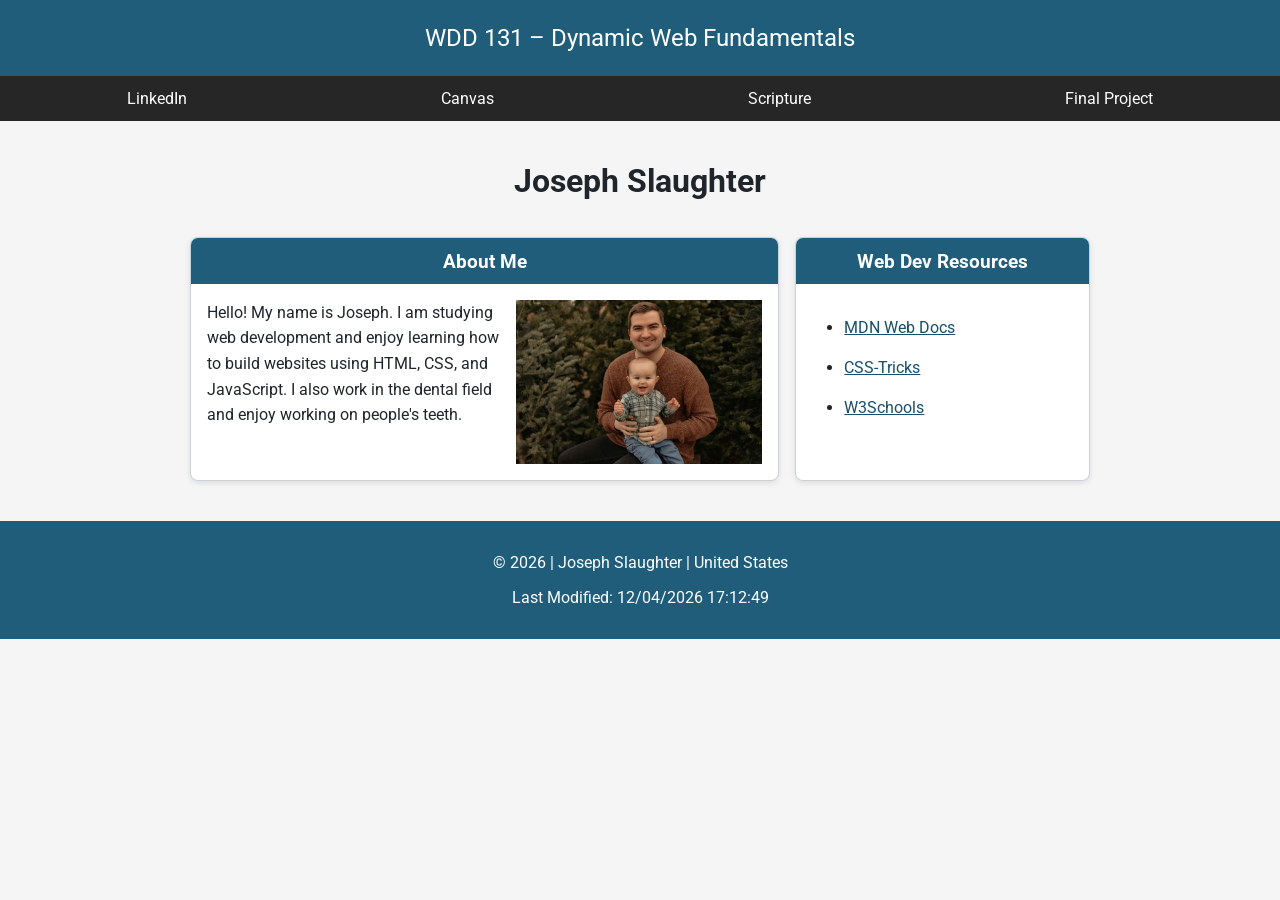
<file: index.html>
<!DOCTYPE html>
<html lang="en">
<head>
<meta charset="UTF-8">
<meta name="viewport" content="width=device-width, initial-scale=1.0">
<meta name="description" content="WDD 131 – Dynamic Web Fundamentals - Joseph Slaughter - web development fundamentals, HTML, CSS, JavaScript">
<meta name="author" content="Joseph Slaughter">

<title>WDD 131 – Dynamic Web Fundamentals – Joseph Slaughter</title>

<link rel="stylesheet" href="styles/base.css">

<!-- Google Font -->
<link rel="preconnect" href="https://fonts.googleapis.com">
<link rel="preconnect" href="https://fonts.gstatic.com" crossorigin>
<link href="https://fonts.googleapis.com/css2?family=Roboto:wght@300;500;700&display=swap" rel="stylesheet">

<script src="scripts/getdates.js" defer></script>

</head>

<body>

<header>

<span id="course-title">WDD 131 – Dynamic Web Fundamentals</span>

<nav>
<a href="https://www.linkedin.com/in/joseph-slaughter-91a92221a/">LinkedIn</a>
<a href="https://byupw.instructure.com/">Canvas</a>
<a href="https://www.churchofjesuschrist.org/study/scriptures/bofm/1-ne/3?lang=eng&id=p7#p7">Scripture</a>
<a href="#">Final Project</a>
</nav>

</header>

<main>

<h1>Joseph Slaughter</h1>

<section class="card">

<h2>About Me</h2>

<img src="images/profile.jpg" alt="Joseph Slaughter holding his baby outdoors" width="800" height="533">

<p>
Hello! My name is Joseph. I am studying web development and enjoy learning how to build websites using HTML, CSS, and JavaScript. I also work in the dental field and enjoy working on people's teeth.
</p>

</section>

<section class="card">

<h2>Web Dev Resources</h2>

<ul>
<li><a href="https://developer.mozilla.org/">MDN Web Docs</a></li>
<li><a href="https://css-tricks.com/">CSS-Tricks</a></li>
<li><a href="https://www.w3schools.com/">W3Schools</a></li>
</ul>

</section>

</main>

<footer>

<p>
© <span id="currentyear"></span> | Joseph Slaughter | United States
</p>

<p id="lastModified"></p>

</footer>

</body>
</html>
</file>
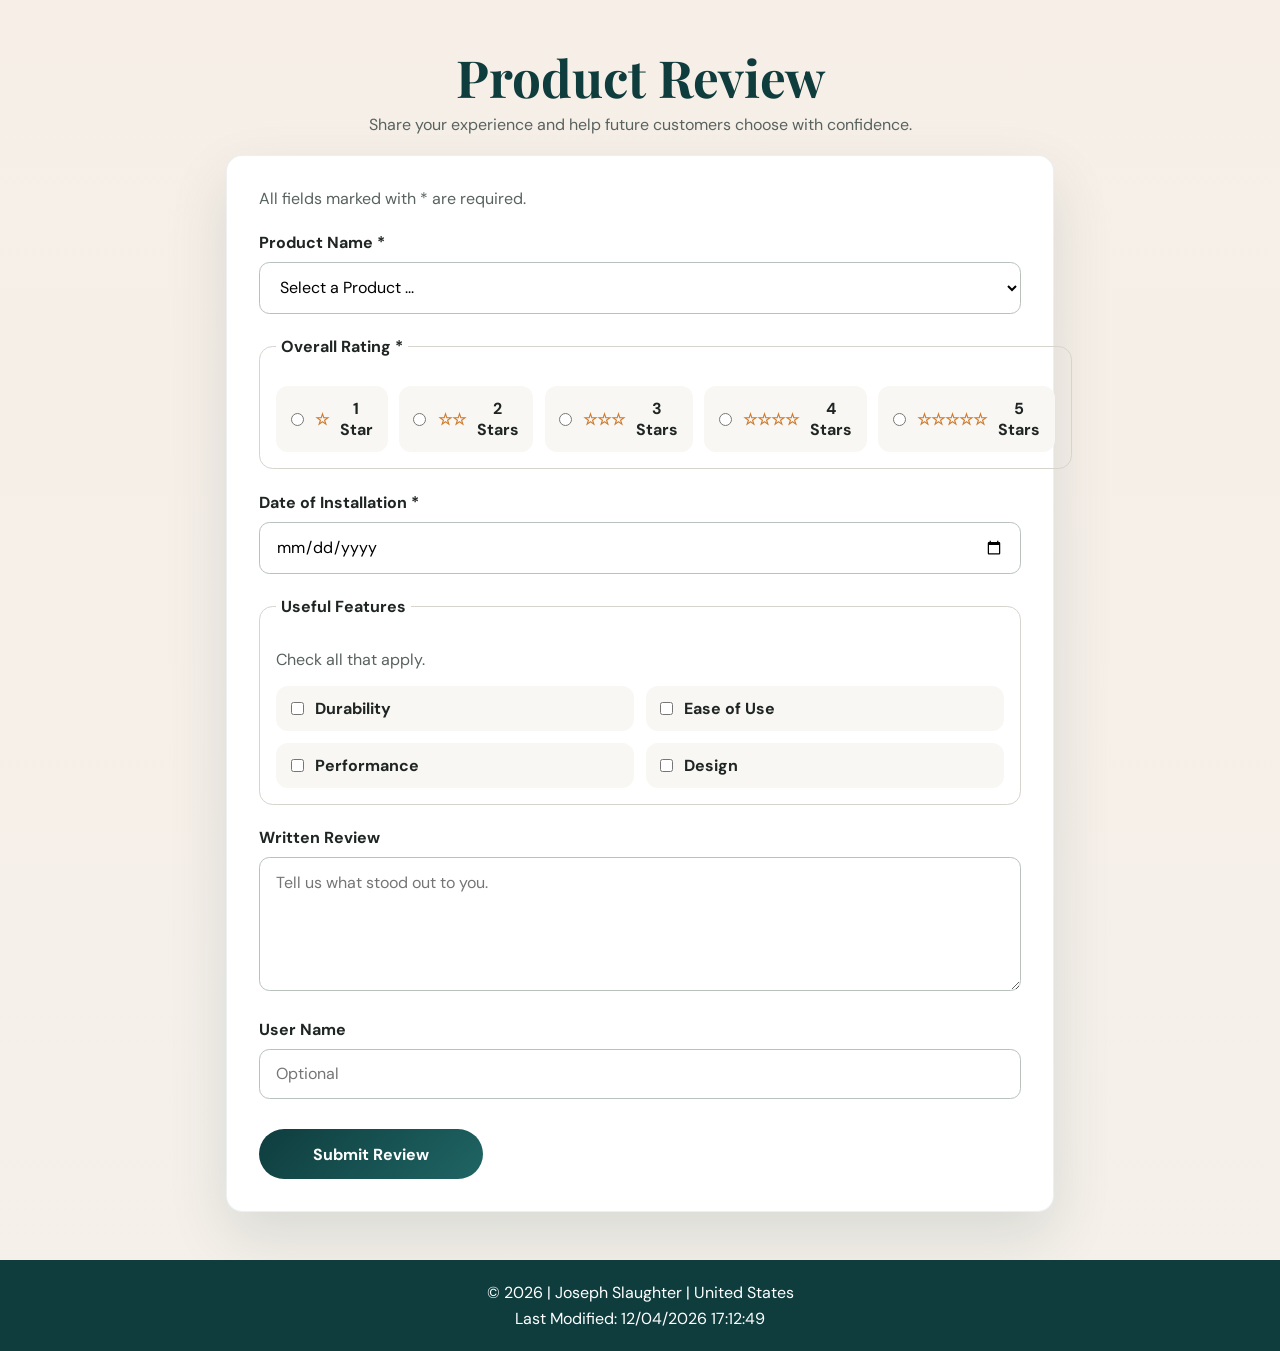
<file: form.html>
<!DOCTYPE html>
<html lang="en">
<head>
  <meta charset="UTF-8">
  <meta name="viewport" content="width=device-width, initial-scale=1.0">
  <meta name="description" content="Product review form for WDD 131.">
  <meta name="author" content="Joseph Slaughter">
  <title>Product Review Form</title>
  <link rel="preconnect" href="https://fonts.googleapis.com">
  <link rel="preconnect" href="https://fonts.gstatic.com" crossorigin>
  <link href="https://fonts.googleapis.com/css2?family=DM+Sans:wght@400;500;700&family=Playfair+Display:wght@700&display=swap" rel="stylesheet">
  <link rel="stylesheet" href="styles/form.css">
  <script src="scripts/form.js" defer></script>
</head>
<body>
  <header class="form-header">
    <h1>Product Review</h1>
    <p>Share your experience and help future customers choose with confidence.</p>
  </header>

  <main class="form-main">
    <form action="review.html" method="get" class="review-form">
      <p class="form-intro">All fields marked with <span aria-hidden="true">*</span> are required.</p>

      <div class="field-group">
        <label for="productName">Product Name <span aria-hidden="true">*</span></label>
        <select id="productName" name="productName" required>
          <option value="" disabled selected>Select a Product ...</option>
        </select>
      </div>

      <fieldset class="field-group">
        <legend>Overall Rating <span aria-hidden="true">*</span></legend>
        <div class="rating-group">
          <label for="rating1"><input id="rating1" name="rating" type="radio" value="1" required> <span aria-hidden="true">&star;</span> 1 Star</label>
          <label for="rating2"><input id="rating2" name="rating" type="radio" value="2" required> <span aria-hidden="true">&star;&star;</span> 2 Stars</label>
          <label for="rating3"><input id="rating3" name="rating" type="radio" value="3" required> <span aria-hidden="true">&star;&star;&star;</span> 3 Stars</label>
          <label for="rating4"><input id="rating4" name="rating" type="radio" value="4" required> <span aria-hidden="true">&star;&star;&star;&star;</span> 4 Stars</label>
          <label for="rating5"><input id="rating5" name="rating" type="radio" value="5" required> <span aria-hidden="true">&star;&star;&star;&star;&star;</span> 5 Stars</label>
        </div>
      </fieldset>

      <div class="field-group">
        <label for="installDate">Date of Installation <span aria-hidden="true">*</span></label>
        <input id="installDate" name="installDate" type="date" required>
      </div>

      <fieldset class="field-group">
        <legend>Useful Features</legend>
        <p class="fieldset-help">Check all that apply.</p>
        <div class="checklist">
          <label for="featureDurability"><input id="featureDurability" name="features" type="checkbox" value="Durability"> Durability</label>
          <label for="featureEase"><input id="featureEase" name="features" type="checkbox" value="Ease of Use"> Ease of Use</label>
          <label for="featurePerformance"><input id="featurePerformance" name="features" type="checkbox" value="Performance"> Performance</label>
          <label for="featureDesign"><input id="featureDesign" name="features" type="checkbox" value="Design"> Design</label>
        </div>
      </fieldset>

      <div class="field-group">
        <label for="writtenReview">Written Review</label>
        <textarea id="writtenReview" name="writtenReview" rows="5" placeholder="Tell us what stood out to you."></textarea>
      </div>

      <div class="field-group">
        <label for="userName">User Name</label>
        <input id="userName" name="userName" type="text" placeholder="Optional">
      </div>

      <input class="submit-button" type="submit" value="Submit Review">
    </form>
  </main>

  <footer>
    <p>&copy; <span id="currentyear"></span> | Joseph Slaughter | United States</p>
    <p id="lastModified"></p>
  </footer>
  <script src="scripts/getdates.js"></script>
</body>
</html>
</file>
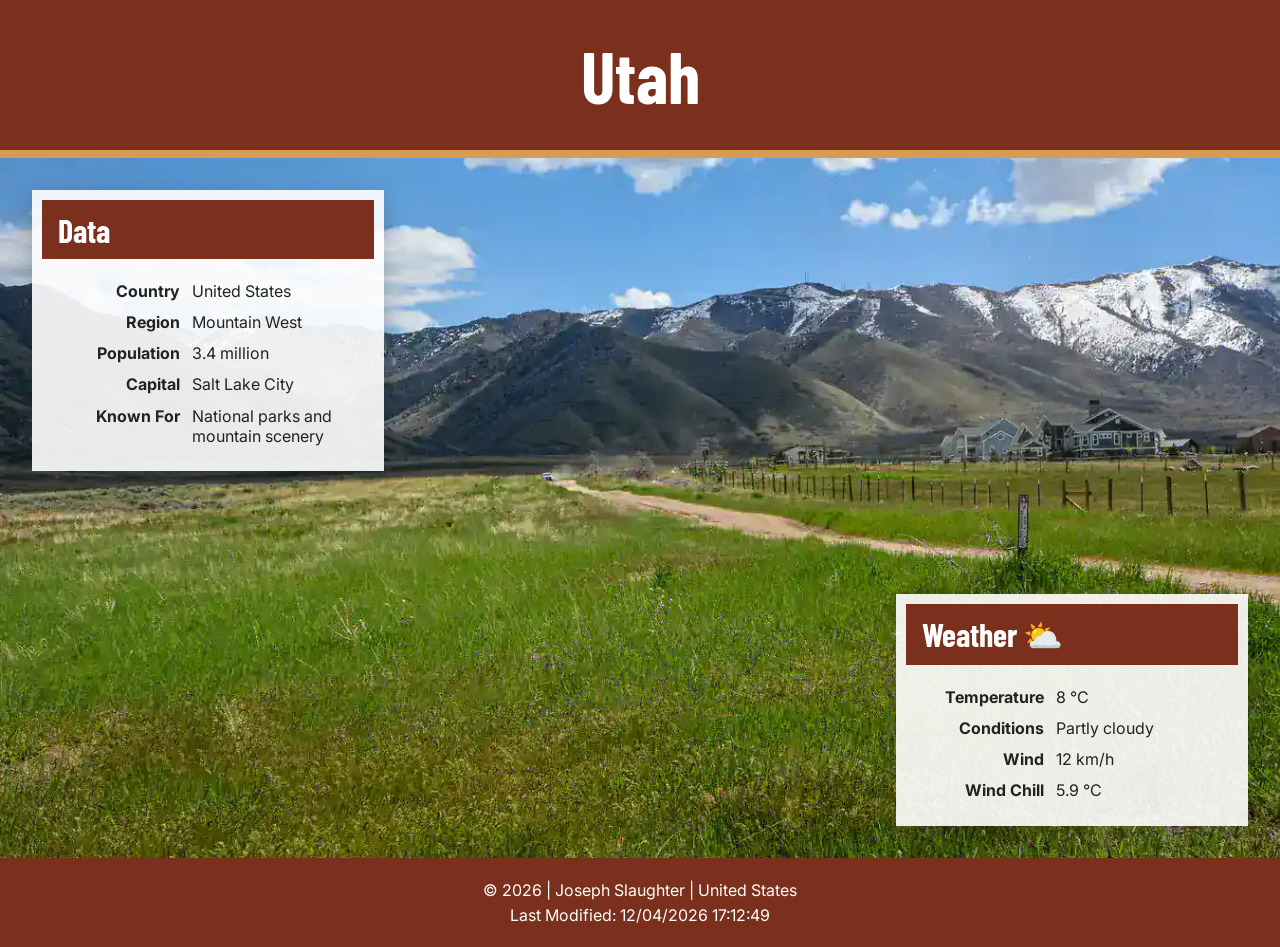
<file: place.html>
<!DOCTYPE html>
<html lang="en">
<head>
  <meta charset="UTF-8">
  <meta name="viewport" content="width=device-width, initial-scale=1.0">
  <meta name="description" content="Explore Utah with Joseph Slaughter through a responsive landscape, regional facts, and a calculated local wind chill.">
  <meta name="author" content="Joseph Slaughter">
  <title>Utah Place Page</title>
  <link rel="preconnect" href="https://fonts.googleapis.com">
  <link rel="preconnect" href="https://fonts.gstatic.com" crossorigin>
  <link href="https://fonts.googleapis.com/css2?family=Barlow+Condensed:wght@600;700&family=Inter:wght@400;600;700&display=swap" rel="stylesheet">
  <link rel="stylesheet" href="styles/place.css">
  <script src="scripts/place.js" defer></script>
</head>
<body>
  <header class="place-header">
    <h1>Utah</h1>
  </header>

  <main class="place-main">
    <section class="hero">
      <picture>
        <source media="(min-width: 780px)" srcset="images/utah-desktop.webp">
        <img src="images/utah-mobile.webp" alt="A Utah trail surrounded by red-rock hills, wildflowers, and distant mountains" width="675" height="900">
      </picture>
    </section>

    <section class="info-card data-card">
      <h2>Data</h2>
      <dl>
        <div>
          <dt>Country</dt>
          <dd>United States</dd>
        </div>
        <div>
          <dt>Region</dt>
          <dd>Mountain West</dd>
        </div>
        <div>
          <dt>Population</dt>
          <dd>3.4 million</dd>
        </div>
        <div>
          <dt>Capital</dt>
          <dd>Salt Lake City</dd>
        </div>
        <div>
          <dt>Known For</dt>
          <dd>National parks and mountain scenery</dd>
        </div>
      </dl>
    </section>

    <section class="info-card weather-card">
      <h2>Weather</h2>
      <img class="weather-icon" src="images/weather-icon.svg" alt="Partly cloudy weather icon" width="72" height="72">
      <dl>
        <div>
          <dt>Temperature</dt>
          <dd><span id="temperature">8</span> °C</dd>
        </div>
        <div>
          <dt>Conditions</dt>
          <dd>Partly cloudy</dd>
        </div>
        <div>
          <dt>Wind</dt>
          <dd><span id="windSpeed">12</span> km/h</dd>
        </div>
        <div>
          <dt>Wind Chill</dt>
          <dd><span id="windChill"></span></dd>
        </div>
      </dl>
    </section>
  </main>

  <footer>
    <p>&copy; <span id="currentyear"></span> | Joseph Slaughter | United States</p>
    <p id="lastModified"></p>
  </footer>
</body>
</html>
</file>
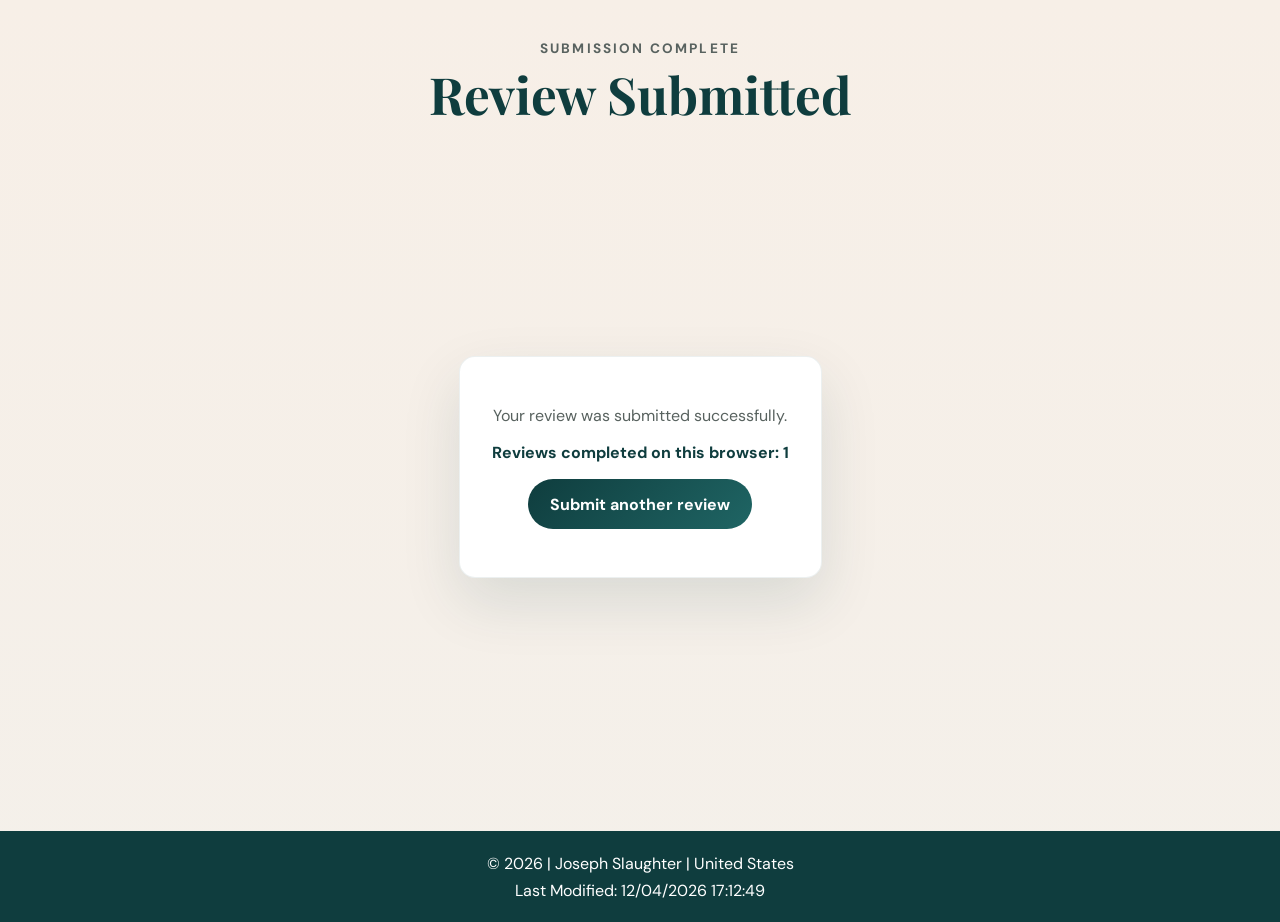
<file: review.html>
<!DOCTYPE html>
<html lang="en">
<head>
  <meta charset="UTF-8">
  <meta name="viewport" content="width=device-width, initial-scale=1.0">
  <meta name="description" content="Review submission confirmation page.">
  <meta name="author" content="Joseph Slaughter">
  <title>Review Submitted</title>
  <link rel="preconnect" href="https://fonts.googleapis.com">
  <link rel="preconnect" href="https://fonts.gstatic.com" crossorigin>
  <link href="https://fonts.googleapis.com/css2?family=DM+Sans:wght@400;500;700&family=Playfair+Display:wght@700&display=swap" rel="stylesheet">
  <link rel="stylesheet" href="styles/form.css">
  <script src="scripts/review.js" defer></script>
</head>
<body>
  <header class="form-header confirmation-header">
    <p class="eyebrow">Submission Complete</p>
    <h1>Review Submitted</h1>
  </header>

  <main class="confirmation-main">
    <section class="confirmation-card">
      <p class="confirmation-message">Your review was submitted successfully.</p>
      <p class="review-count">Reviews completed on this browser: <span id="reviewCount">0</span></p>
      <p><a href="form.html">Submit another review</a></p>
    </section>
  </main>

  <footer>
    <p>&copy; <span id="currentyear"></span> | Joseph Slaughter | United States</p>
    <p id="lastModified"></p>
  </footer>
  <script src="scripts/getdates.js"></script>
</body>
</html>
</file>
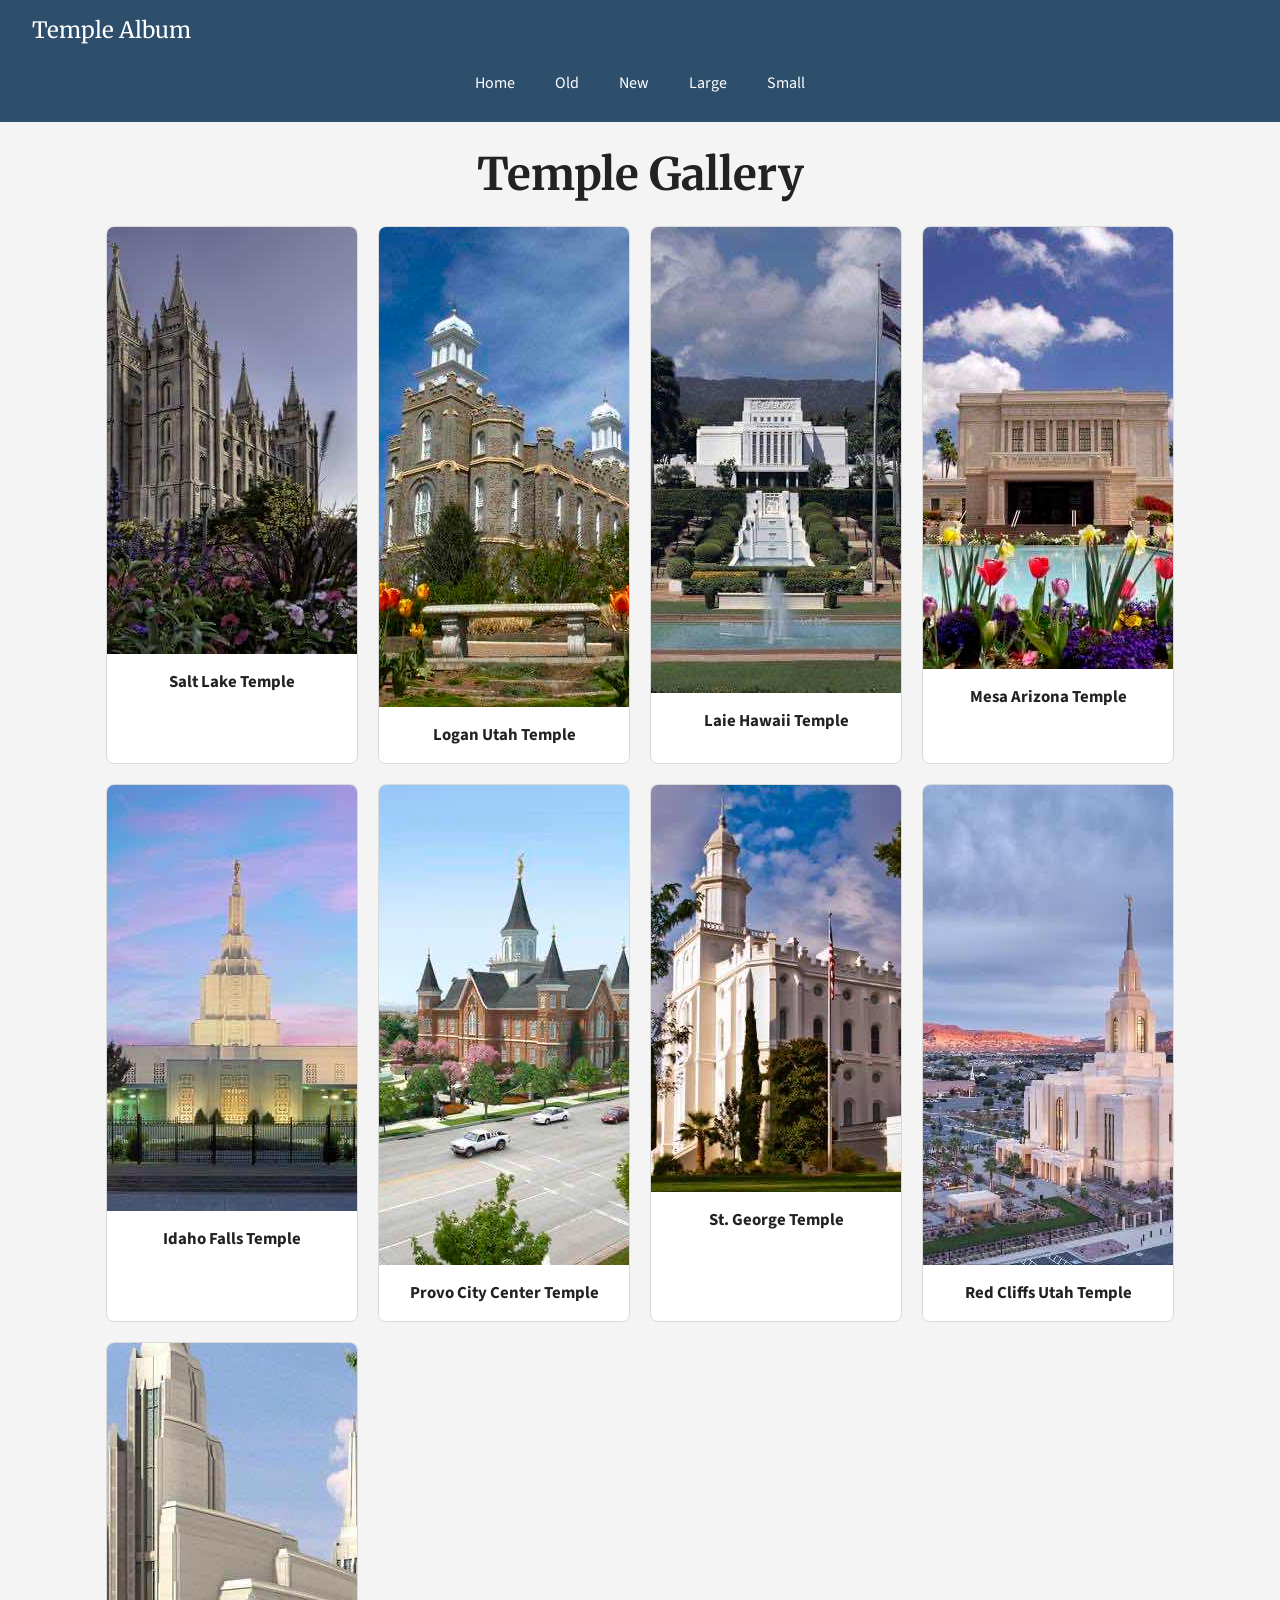
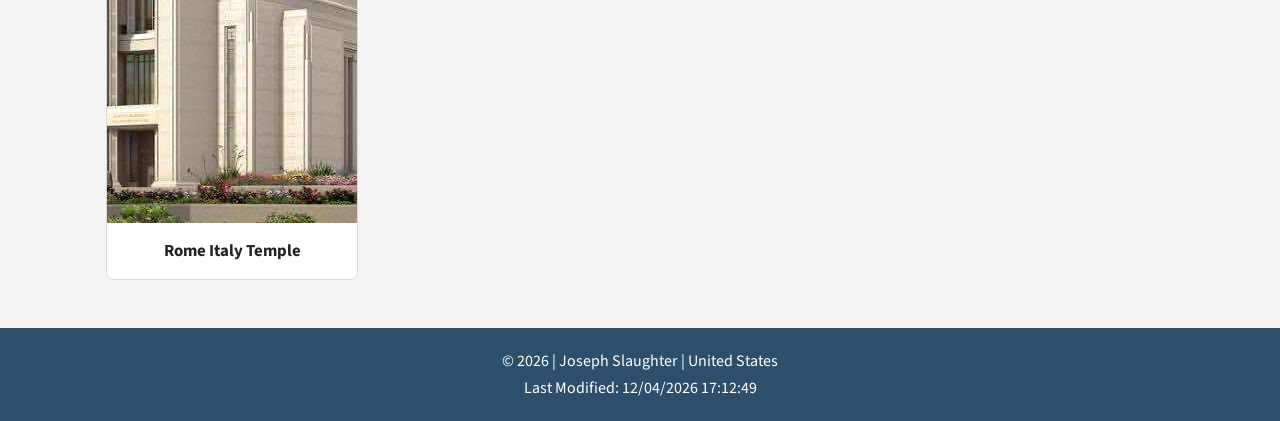
<file: temples.html>
<!DOCTYPE html>
<html lang="en">
<head>
  <meta charset="UTF-8">
  <meta name="viewport" content="width=device-width, initial-scale=1.0">
  <meta name="description" content="WDD 131 responsive temple album by Joseph Slaughter featuring nine temples in mobile and desktop gallery layouts.">
  <meta name="author" content="Joseph Slaughter">
  <title>Temple Album</title>
  <link rel="preconnect" href="https://fonts.googleapis.com">
  <link rel="preconnect" href="https://fonts.gstatic.com" crossorigin>
  <link href="https://fonts.googleapis.com/css2?family=Merriweather:wght@700&family=Source+Sans+3:wght@400;600;700&display=swap" rel="stylesheet">
  <link rel="stylesheet" href="styles/temples.css">
  <link rel="stylesheet" href="styles/temples-large.css">
  <script src="scripts/temples.js" defer></script>
</head>
<body>
  <header>
    <div class="header-bar">
      <span class="site-title">Temple Album</span>
      <button id="menuButton" class="menu-button" type="button" aria-expanded="false" aria-controls="primaryNav" aria-label="Open navigation menu">
        &#9776;
      </button>
    </div>
    <nav id="primaryNav" class="navigation">
      <a href="temples.html">Home</a>
      <a href="temples.html#old">Old</a>
      <a href="temples.html#new">New</a>
      <a href="temples.html#large">Large</a>
      <a href="temples.html#small">Small</a>
    </nav>
  </header>

  <main>
    <h1>Temple Gallery</h1>
    <div class="album-grid">
      <figure>
        <img src="images/temples/salt-lake-temple.jpg" alt="Salt Lake Temple" width="640" height="427">
        <figcaption>Salt Lake Temple</figcaption>
      </figure>
      <figure>
        <img src="images/temples/logan-utah-temple.jpg" alt="Logan Utah Temple" width="640" height="480">
        <figcaption>Logan Utah Temple</figcaption>
      </figure>
      <figure>
        <img src="images/temples/laie-hawaii-temple.jpg" alt="Laie Hawaii Temple" width="640" height="466">
        <figcaption>Laie Hawaii Temple</figcaption>
      </figure>
      <figure>
        <img src="images/temples/mesa-arizona-temple.jpg" alt="Mesa Arizona Temple" width="640" height="442">
        <figcaption>Mesa Arizona Temple</figcaption>
      </figure>
      <figure>
        <img src="images/temples/idaho-falls-idaho-temple.jpg" alt="Idaho Falls Idaho Temple" width="640" height="426">
        <figcaption>Idaho Falls Temple</figcaption>
      </figure>
      <figure>
        <img src="images/temples/provo-city-center-temple.jpg" alt="Provo City Center Temple" width="640" height="480">
        <figcaption>Provo City Center Temple</figcaption>
      </figure>
      <figure>
        <img src="images/temples/st-george-utah-temple.jpg" alt="St. George Utah Temple" width="640" height="407">
        <figcaption>St. George Temple</figcaption>
      </figure>
      <figure>
        <img src="images/temples/red-cliffs-utah-temple.jpg" alt="Red Cliffs Utah Temple" width="640" height="480">
        <figcaption>Red Cliffs Utah Temple</figcaption>
      </figure>
      <figure>
        <img src="images/temples/rome-italy-temple.jpg" alt="Rome Italy Temple" width="640" height="480">
        <figcaption>Rome Italy Temple</figcaption>
      </figure>
    </div>
  </main>

  <footer>
    <p>&copy; <span id="currentyear"></span> | Joseph Slaughter | United States</p>
    <p id="lastModified"></p>
  </footer>
</body>
</html>
</file>
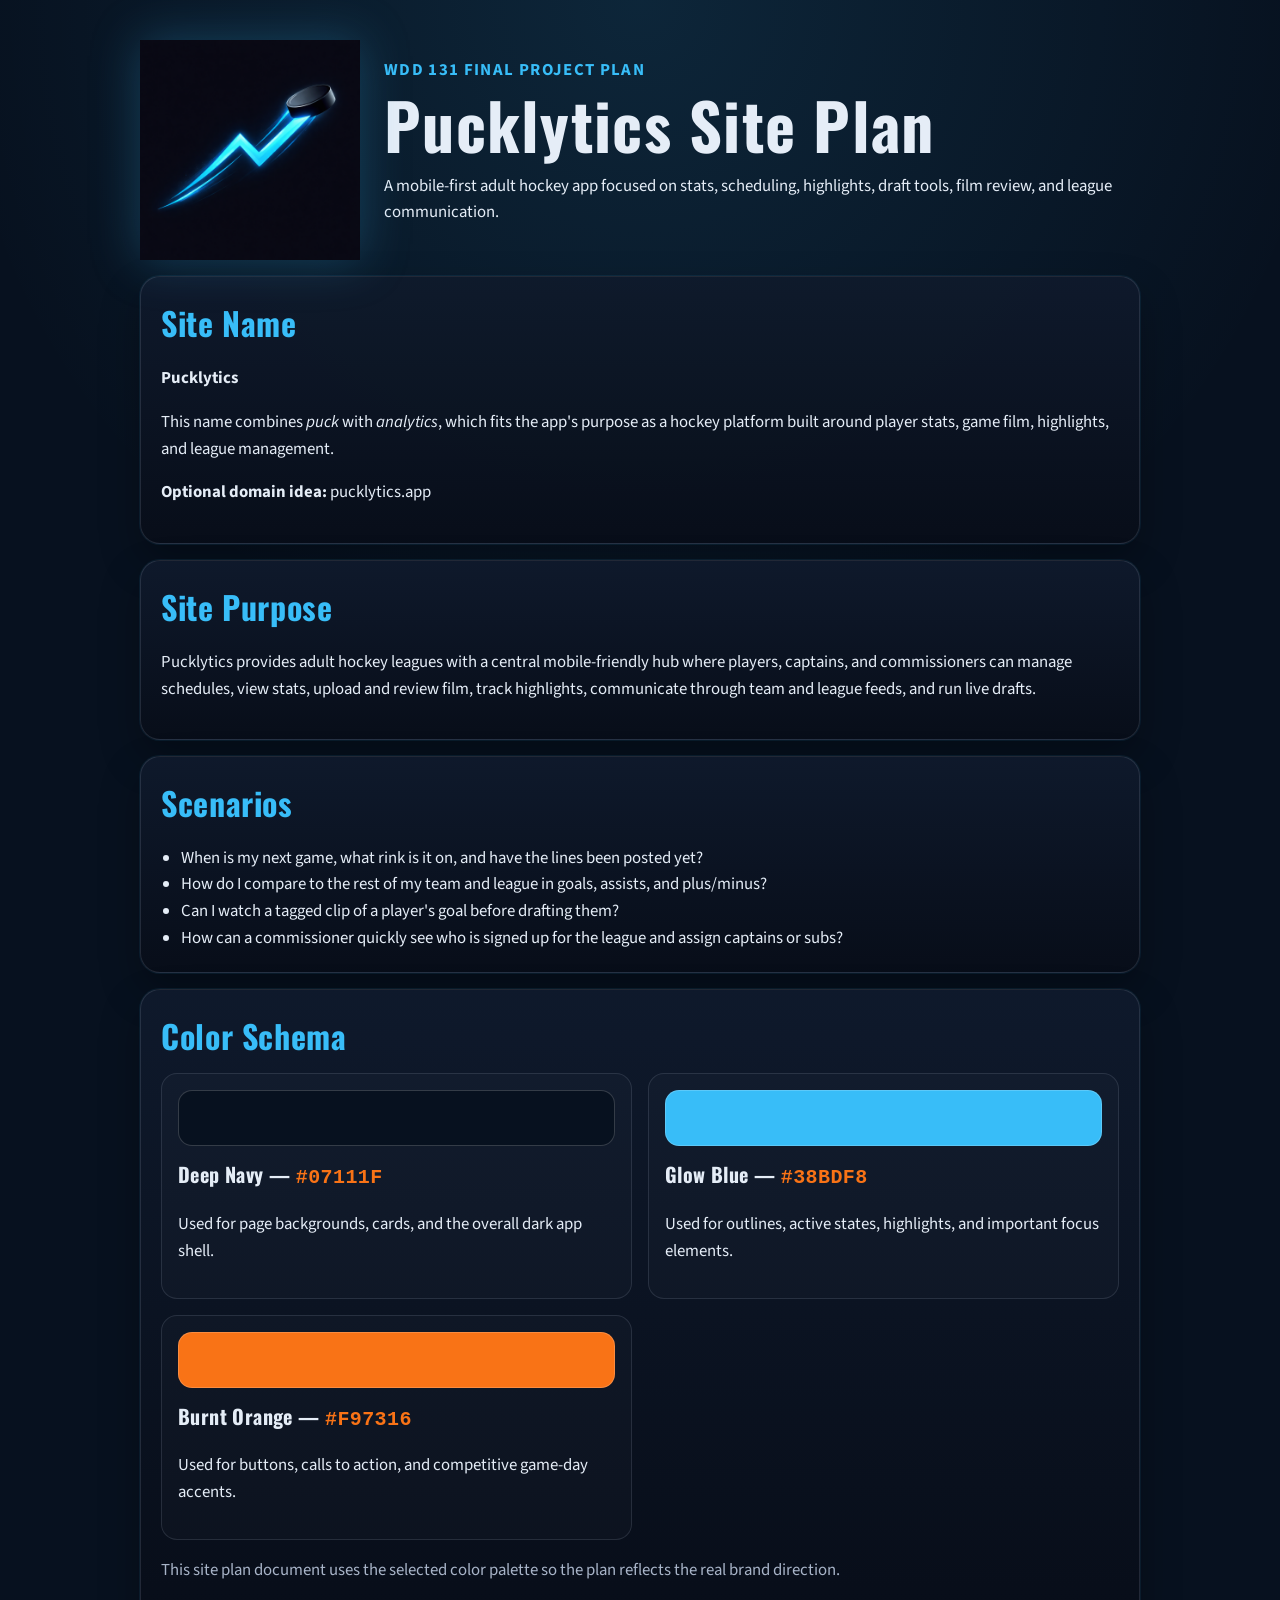
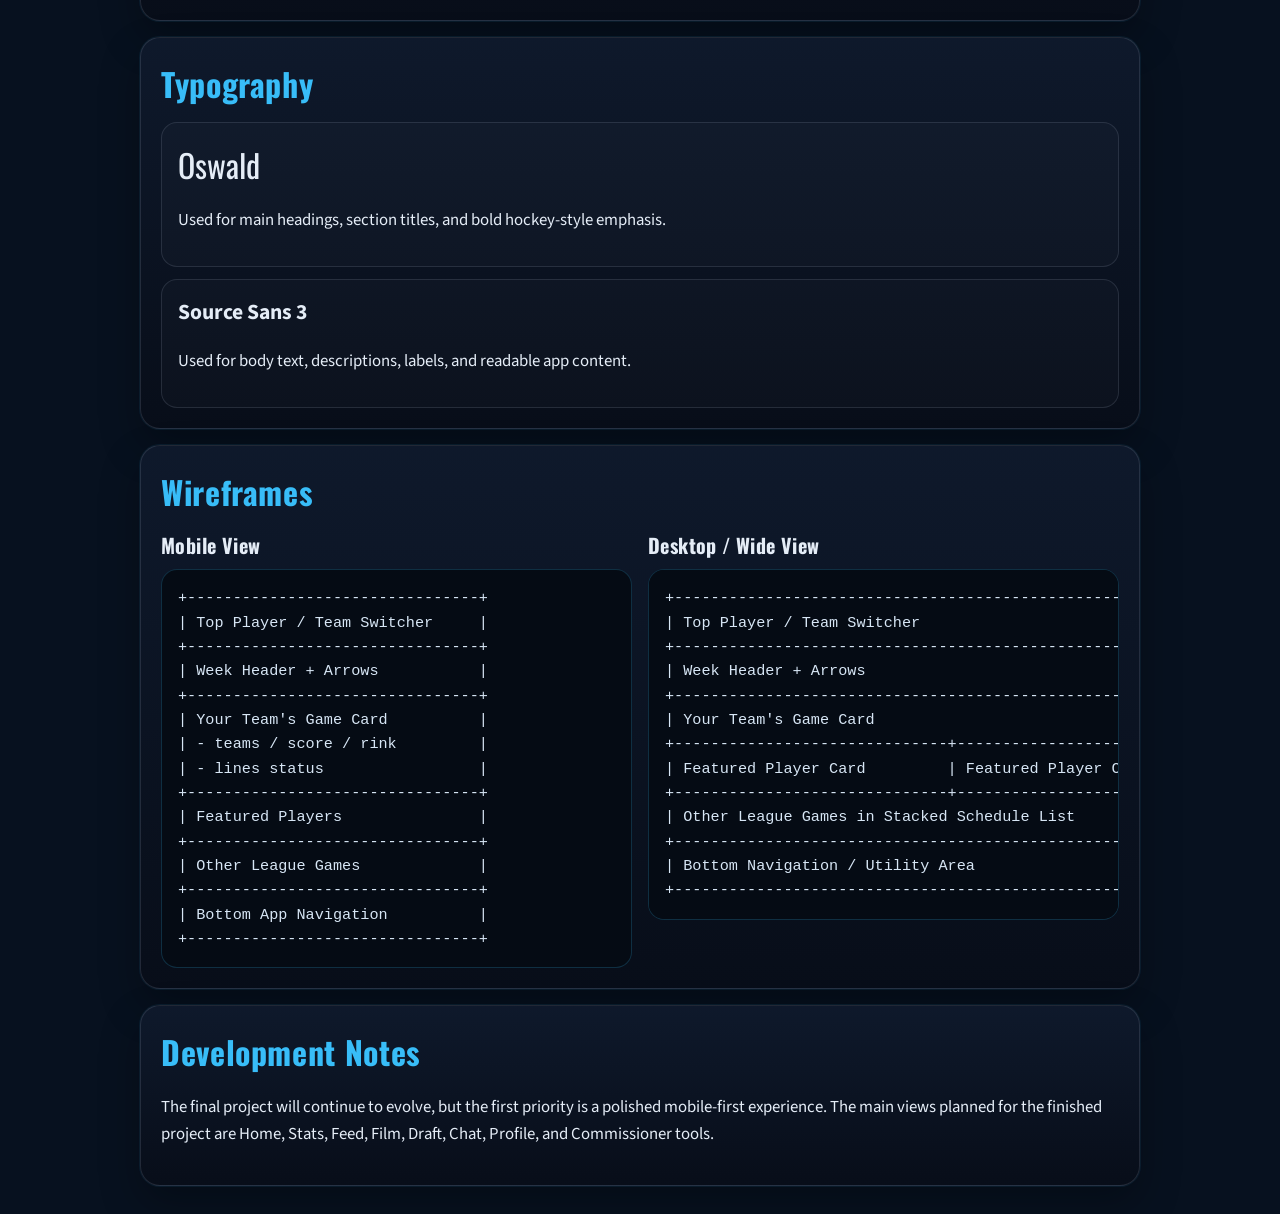
<file: project/siteplan.html>
<!DOCTYPE html>
<html lang="en">
<head>
  <meta charset="UTF-8">
  <meta name="viewport" content="width=device-width, initial-scale=1.0">
  <meta name="description" content="Site plan for the Pucklytics hockey app project.">
  <title>Pucklytics Site Plan</title>
  <link rel="preconnect" href="https://fonts.googleapis.com">
  <link rel="preconnect" href="https://fonts.gstatic.com" crossorigin>
  <link href="https://fonts.googleapis.com/css2?family=Oswald:wght@400;600;700&family=Source+Sans+3:wght@400;600;700&display=swap" rel="stylesheet">
  <link rel="stylesheet" href="siteplan.css">
</head>
<body>
  <header class="hero">
    <img class="hero__logo" src="images/pucklytics-logo.png" alt="Pucklytics logo">
    <div>
      <p class="eyebrow">WDD 131 Final Project Plan</p>
      <h1>Pucklytics Site Plan</h1>
      <p class="hero__text">A mobile-first adult hockey app focused on stats, scheduling, highlights, draft tools, film review, and league communication.</p>
    </div>
  </header>

  <main>
    <section class="card">
      <h2>Site Name</h2>
      <p><strong>Pucklytics</strong></p>
      <p>This name combines <em>puck</em> with <em>analytics</em>, which fits the app's purpose as a hockey platform built around player stats, game film, highlights, and league management.</p>
      <p><strong>Optional domain idea:</strong> pucklytics.app</p>
    </section>

    <section class="card">
      <h2>Site Purpose</h2>
      <p>Pucklytics provides adult hockey leagues with a central mobile-friendly hub where players, captains, and commissioners can manage schedules, view stats, upload and review film, track highlights, communicate through team and league feeds, and run live drafts.</p>
    </section>

    <section class="card">
      <h2>Scenarios</h2>
      <ul>
        <li>When is my next game, what rink is it on, and have the lines been posted yet?</li>
        <li>How do I compare to the rest of my team and league in goals, assists, and plus/minus?</li>
        <li>Can I watch a tagged clip of a player's goal before drafting them?</li>
        <li>How can a commissioner quickly see who is signed up for the league and assign captains or subs?</li>
      </ul>
    </section>

    <section class="card">
      <h2>Color Schema</h2>
      <div class="swatches">
        <article class="swatch">
          <div class="swatch__sample swatch__sample--navy"></div>
          <h3>Deep Navy — <code>#07111F</code></h3>
          <p>Used for page backgrounds, cards, and the overall dark app shell.</p>
        </article>
        <article class="swatch">
          <div class="swatch__sample swatch__sample--blue"></div>
          <h3>Glow Blue — <code>#38BDF8</code></h3>
          <p>Used for outlines, active states, highlights, and important focus elements.</p>
        </article>
        <article class="swatch">
          <div class="swatch__sample swatch__sample--orange"></div>
          <h3>Burnt Orange — <code>#F97316</code></h3>
          <p>Used for buttons, calls to action, and competitive game-day accents.</p>
        </article>
      </div>
      <p class="note">This site plan document uses the selected color palette so the plan reflects the real brand direction.</p>
    </section>

    <section class="card">
      <h2>Typography</h2>
      <div class="type-specimen">
        <p class="type-specimen__heading">Oswald</p>
        <p>Used for main headings, section titles, and bold hockey-style emphasis.</p>
      </div>
      <div class="type-specimen">
        <p class="type-specimen__body">Source Sans 3</p>
        <p>Used for body text, descriptions, labels, and readable app content.</p>
      </div>
    </section>

    <section class="card">
      <h2>Wireframes</h2>
      <div class="wireframes">
        <article>
          <h3>Mobile View</h3>
<pre class="wireframe">+--------------------------------+
| Top Player / Team Switcher     |
+--------------------------------+
| Week Header + Arrows           |
+--------------------------------+
| Your Team's Game Card          |
| - teams / score / rink         |
| - lines status                 |
+--------------------------------+
| Featured Players               |
+--------------------------------+
| Other League Games             |
+--------------------------------+
| Bottom App Navigation          |
+--------------------------------+</pre>
        </article>
        <article>
          <h3>Desktop / Wide View</h3>
<pre class="wireframe">+--------------------------------------------------------------+
| Top Player / Team Switcher                                   |
+--------------------------------------------------------------+
| Week Header + Arrows                                         |
+--------------------------------------------------------------+
| Your Team's Game Card                                        |
+------------------------------+-------------------------------+
| Featured Player Card         | Featured Player Card          |
+------------------------------+-------------------------------+
| Other League Games in Stacked Schedule List                  |
+--------------------------------------------------------------+
| Bottom Navigation / Utility Area                             |
+--------------------------------------------------------------+</pre>
        </article>
      </div>
    </section>

    <section class="card">
      <h2>Development Notes</h2>
      <p>The final project will continue to evolve, but the first priority is a polished mobile-first experience. The main views planned for the finished project are Home, Stats, Feed, Film, Draft, Chat, Profile, and Commissioner tools.</p>
    </section>
  </main>
</body>
</html>
</file>
<file: styles/base.css>
body {
font-family: 'Roboto', sans-serif;
margin: 0;
background-color: #f5f5f5;
color: #20252b;
}

/* HEADER */

header {
background-color: #1f5d7a;
color: #fff;
text-align: center;
}

#course-title {
display: block;
font-size: 1.5rem;
padding: 1.5rem;
}

/* NAVIGATION */

nav {
display: flex;
background-color: #262626;
}

nav a {
color: #fff;
text-decoration: none;
padding: 0.8rem;
flex: 1 1 auto;
transition: background-color 0.2s ease;
}

nav a:hover {
background-color: #4b4b4b;
}

/* MAIN */

main {
max-width: 900px;
margin: auto;
padding: 1.25rem;
display: grid;
grid-template-columns: 2fr 1fr;
gap: 1rem;
}

h1 {
text-align: center;
grid-column: 1 / -1;
}

/* GRID CARDS */

.card {
background-color: #fff;
border: 1px solid #c9d1d8;
border-radius: 0.5rem;
box-shadow: 0 2px 6px #0000001a;
overflow: hidden;
}

.card h2 {
background-color: #1f5d7a;
color: #fff;
font-size: 1.2rem;
margin: 0;
padding: 0.7rem;
text-align: center;
}

.card p {
padding: 1rem;
line-height: 1.6;
margin: 0;
}

.card img {
float: right;
height: auto;
margin: 1rem;
max-width: 42%;
}

.card ul {
display: grid;
gap: 1rem;
line-height: 1.5;
margin: 0;
padding: 2rem 2rem 2rem 3rem;
}

.card a {
color: #174e6b;
}

/* FOOTER */

footer {
background-color: #1f5d7a;
color: #fff;
text-align: center;
padding: 1rem;
margin-top: 1.25rem;
}

@media (max-width: 650px) {
main {
grid-template-columns: 1fr;
}

nav {
flex-direction: column;
}

h1 {
grid-column: 1;
}
}
</file>
<file: styles/form.css>
:root {
  --background: linear-gradient(180deg, #f7efe7 0%, #f4f0ea 100%);
  --primary: #0f3d3e;
  --accent: #cf7a2c;
  --accent-soft: #fff1e1;
  --ink: #1f2523;
  --surface: #ffffff;
  --line: #d7d3cd;
  --muted: #58625f;
  --heading-font: "Playfair Display", serif;
  --body-font: "DM Sans", sans-serif;
  --shadow: 0 24px 60px rgba(15, 61, 62, 0.12);
}

* {
  box-sizing: border-box;
}

body {
  margin: 0;
  font-family: var(--body-font);
  color: var(--ink);
  background: var(--background);
  min-height: 100vh;
}

.form-header,
.confirmation-main {
  text-align: center;
}

.form-header {
  padding: 2.5rem 1rem 1.25rem;
}

.form-header h1,
.confirmation-card h1 {
  margin: 0.2rem 0;
  font-family: var(--heading-font);
  font-size: clamp(2.2rem, 7vw, 3.2rem);
  color: var(--primary);
}

.form-header p {
  max-width: 34rem;
  margin: 0 auto;
  color: var(--muted);
}

.eyebrow {
  margin: 0;
  font-size: 0.85rem;
  font-weight: 700;
  letter-spacing: 0.16em;
  text-transform: uppercase;
  color: var(--accent);
}

.form-main,
.confirmation-main {
  max-width: 860px;
  margin: 0 auto;
  padding: 0 1rem 3rem;
}

.review-form,
.confirmation-card {
  background: var(--surface);
  border: 1px solid rgba(15, 61, 62, 0.08);
  border-radius: 1rem;
  padding: 1.5rem;
  box-shadow: var(--shadow);
}

.form-intro,
.fieldset-help,
.confirmation-message {
  color: var(--muted);
}

.form-intro {
  margin: 0 0 1.4rem;
}

.field-group {
  margin: 0 0 1.4rem;
}

label,
legend {
  font-weight: 700;
}

legend {
  padding: 0 0.3rem;
}

input,
select,
textarea {
  width: 100%;
  margin-top: 0.55rem;
  border: 1px solid #b8c1bc;
  border-radius: 0.65rem;
  padding: 0.85rem 1rem;
  font: inherit;
  background: #fff;
  transition: border-color 0.2s ease, box-shadow 0.2s ease, background-color 0.2s ease;
}

input:focus-visible,
select:focus-visible,
textarea:focus-visible {
  outline: none;
  border-color: var(--accent);
  box-shadow: 0 0 0 4px rgba(207, 122, 44, 0.18);
}

fieldset {
  border: 1px solid var(--line);
  border-radius: 0.85rem;
  padding: 1rem;
}

.rating-group,
.checklist {
  display: grid;
  gap: 0.7rem;
  margin-top: 0.8rem;
}

.rating-group label,
.checklist label {
  display: flex;
  align-items: center;
  gap: 0.7rem;
  padding: 0.7rem 0.85rem;
  border: 1px solid transparent;
  border-radius: 0.75rem;
  background: #f8f7f4;
  transition: background-color 0.2s ease, border-color 0.2s ease, transform 0.2s ease;
}

.rating-group input,
.checklist input {
  width: auto;
  margin: 0;
}

.rating-group label:focus-within,
.checklist label:focus-within,
.rating-group label:hover,
.checklist label:hover {
  background: var(--accent-soft);
  border-color: rgba(207, 122, 44, 0.35);
  transform: translateY(-1px);
}

.rating-group span {
  color: var(--accent);
}

.submit-button,
.confirmation-card a {
  display: inline-block;
  width: auto;
  border: 0;
  border-radius: 999px;
  padding: 0.9rem 1.4rem;
  background: linear-gradient(135deg, #0f3d3e 0%, #1f6564 100%);
  color: #fff;
  cursor: pointer;
  text-decoration: none;
  font-weight: 700;
  transition: transform 0.2s ease, opacity 0.2s ease, box-shadow 0.2s ease;
}

.submit-button:hover,
.submit-button:focus-visible,
.confirmation-card a:hover,
.confirmation-card a:focus-visible {
  opacity: 0.98;
  transform: translateY(-1px);
  box-shadow: 0 10px 24px rgba(15, 61, 62, 0.18);
}

.submit-button {
  width: 100%;
  margin-top: 0.5rem;
}

.confirmation-main {
  display: grid;
  place-items: center;
  min-height: calc(100vh - 220px);
}

.review-count {
  font-weight: 700;
  color: var(--primary);
}

.confirmation-card {
  max-width: 32rem;
  text-align: center;
}

footer {
  background: var(--primary);
  color: #fff;
  text-align: center;
  padding: 1rem;
}

footer p {
  margin: 0.35rem 0;
}

@media (min-width: 760px) {
  .review-form,
  .confirmation-card {
    padding: 2rem;
  }

  .rating-group {
    grid-template-columns: repeat(5, 1fr);
  }

  .rating-group label {
    justify-content: center;
    text-align: center;
  }

  .checklist {
    grid-template-columns: repeat(2, 1fr);
  }

  .submit-button {
    width: auto;
    min-width: 14rem;
  }
}
</file>
<file: styles/place.css>
:root {
  --background: #f7f3ef;
  --surface: #ffffff;
  --primary: #7a301c;
  --accent: #d89b54;
  --ink: #222222;
  --line: #dfd4cb;
  --display-font: "Barlow Condensed", sans-serif;
  --body-font: "Inter", sans-serif;
}

* {
  box-sizing: border-box;
}

body {
  margin: 0;
  font-family: var(--body-font);
  color: var(--ink);
  background: var(--background);
}

img {
  display: block;
  max-width: 100%;
}

.place-header {
  padding: 2rem 1rem;
  text-align: center;
  background: var(--primary);
  color: #ffffff;
  border-bottom: 0.5rem solid var(--accent);
}

.place-header h1 {
  margin: 0;
  font-family: var(--display-font);
  font-size: clamp(2.5rem, 10vw, 4.5rem);
}

.place-main {
  display: grid;
  gap: 0;
  max-width: 800px;
  margin: 0 auto;
  background: var(--surface);
}

.hero picture,
.hero img {
  width: 100%;
}

.hero img {
  height: auto;
  object-fit: cover;
}

.info-card {
  background: var(--surface);
  padding: 2rem 1.25rem;
  text-align: center;
}

.info-card h2 {
  margin: 0 0 1rem;
  font-family: var(--display-font);
  font-size: 2rem;
  color: var(--primary);
}

.weather-icon {
  margin: 0 auto 1rem;
}

dl {
  margin: 0;
}

dl div {
  display: grid;
  grid-template-columns: minmax(7rem, 1fr) minmax(0, 1.35fr);
  gap: 0.75rem;
  padding: 0.35rem 0;
}

dt {
  font-weight: 700;
  text-align: right;
}

dd {
  margin: 0;
  text-align: left;
}

footer {
  background: var(--primary);
  color: #fff;
  text-align: center;
  padding: 1rem;
}

footer p {
  margin: 0.35rem 0;
}

@media (min-width: 780px) {
  .place-main {
    display: block;
    position: relative;
    max-width: 1400px;
  }

  .hero img {
    width: 100%;
    max-height: 700px;
    object-fit: cover;
  }

  .info-card {
    position: absolute;
    width: min(22rem, 30vw);
    padding: 1.25rem;
    background: rgba(255, 255, 255, 0.9);
    box-shadow: 0 0.4rem 1.2rem rgba(34, 34, 34, 0.25);
  }

  .info-card h2 {
    margin: -0.6rem -0.6rem 1rem;
    padding: 0.65rem 1rem;
    color: #ffffff;
    background: var(--primary);
    text-align: left;
  }

  .data-card {
    top: 2rem;
    left: 2rem;
  }

  .weather-card {
    right: 2rem;
    bottom: 2rem;
  }

  .weather-card h2::after {
    content: " \26C5";
  }

  .weather-icon {
    display: none;
  }
}
</file>
<file: styles/temples.css>
:root {
  --background: #f4f4f4;
  --surface: #ffffff;
  --ink: #222222;
  --accent: #2d4f6c;
  --line: #d9d9d9;
  --heading-font: "Merriweather", serif;
  --body-font: "Source Sans 3", sans-serif;
}

* {
  box-sizing: border-box;
}

body {
  margin: 0;
  font-family: var(--body-font);
  color: var(--ink);
  background: var(--background);
}

img {
  display: block;
  max-width: 100%;
}

header,
footer {
  background: var(--accent);
  color: #fff;
}

header {
  padding: 1rem;
}

.header-bar {
  display: flex;
  align-items: center;
  justify-content: space-between;
  gap: 1rem;
}

.site-title {
  font-family: var(--heading-font);
  font-size: 1.4rem;
}

.menu-button {
  border: 1px solid rgba(255, 255, 255, 0.5);
  background: transparent;
  color: inherit;
  font-size: 1.6rem;
  line-height: 1;
  padding: 0.45rem 0.7rem;
  border-radius: 0.6rem;
  cursor: pointer;
}

nav {
  display: none;
  flex-direction: column;
  gap: 0.5rem;
  padding-top: 1rem;
}

nav.open {
  display: flex;
}

nav a,
nav button {
  color: inherit;
  text-decoration: none;
  text-align: center;
  background: transparent;
  border: 0;
  border-radius: 0.25rem;
  padding: 0.75rem 1rem;
  font: inherit;
  cursor: pointer;
  transition: background-color 0.2s ease;
}

nav a:hover,
nav a:focus-visible,
nav button:hover,
nav button:focus-visible {
  background: rgba(255, 255, 255, 0.2);
}

main {
  max-width: 1100px;
  margin: 0 auto;
  padding: 1.5rem 1rem 3rem;
}

h1 {
  margin: 0 0 1.5rem;
  font-family: var(--heading-font);
  font-size: clamp(2rem, 5vw, 2.8rem);
  text-align: center;
}

#templeCount {
  margin: -0.75rem 0 1.5rem;
  text-align: center;
  font-weight: 700;
}

.active-filter-bar {
  display: flex;
  justify-content: center;
  margin: -0.5rem 0 1.5rem;
}

.active-filter-pill {
  display: inline-flex;
  align-items: center;
  gap: 0.6rem;
  padding: 0.55rem 0.9rem;
  border: 1px solid var(--line);
  border-radius: 999px;
  background: var(--surface);
  font-weight: 700;
}

.active-filter-close {
  border: 0;
  padding: 0;
  background: transparent;
  color: var(--accent);
  font: inherit;
  font-weight: 700;
  cursor: pointer;
}

.album-grid,
.card-grid {
  display: grid;
  grid-template-columns: 1fr;
  gap: 1.25rem;
}

figure,
.temple-card {
  margin: 0;
  background: var(--surface);
  border: 1px solid var(--line);
  border-radius: 0.5rem;
  overflow: hidden;
}

figure img,
.temple-card img {
  width: 100%;
  aspect-ratio: 4 / 3;
  object-fit: cover;
}

figcaption,
.temple-card-content {
  padding: 1rem;
}

figcaption {
  font-size: 1.05rem;
  font-weight: 700;
  text-align: center;
  background: var(--surface);
}

.temple-card-content h2 {
  margin: 0 0 0.75rem;
  font-family: var(--heading-font);
  font-size: 1.2rem;
}

.temple-card-content p {
  margin: 0.3rem 0;
}

.style-link {
  border: 0;
  padding: 0;
  background: transparent;
  color: var(--accent);
  font: inherit;
  font-weight: 700;
  text-decoration: underline;
  cursor: pointer;
}

.prophet-link {
  border: 0;
  padding: 0;
  background: transparent;
  color: var(--accent);
  font: inherit;
  font-weight: 700;
  text-decoration: underline;
  cursor: pointer;
}

footer {
  text-align: center;
  padding: 1rem;
}

footer p {
  margin: 0.35rem 0;
}
</file>
<file: styles/temples-large.css>
@media (min-width: 700px) {
  header {
    padding: 1rem 2rem;
  }

  .menu-button {
    display: none;
  }

  nav {
    display: flex;
    flex-direction: row;
    justify-content: center;
    flex-wrap: wrap;
    padding-top: 1rem;
  }

  .album-grid,
  .card-grid {
    grid-template-columns: repeat(auto-fit, minmax(240px, 1fr));
  }
}
</file>
<file: project/siteplan.css>
:root {
  --navy: #07111f;
  --navy-soft: #0f1a2c;
  --blue: #38bdf8;
  --orange: #f97316;
  --text: #e5edf7;
  --muted: #a8b4c8;
  --line: rgba(148, 163, 184, 0.18);
}

* {
  box-sizing: border-box;
}

body {
  margin: 0;
  font-family: "Source Sans 3", Arial, sans-serif;
  background: radial-gradient(circle at top, rgba(56, 189, 248, 0.12), transparent 24%), var(--navy);
  color: var(--text);
  line-height: 1.6;
}

img {
  max-width: 100%;
  display: block;
}

main,
.hero {
  width: min(1000px, calc(100% - 2rem));
  margin: 0 auto;
}

.hero {
  display: grid;
  gap: 1.5rem;
  align-items: center;
  padding: 2rem 0 1rem;
}

.hero__logo {
  width: min(220px, 55vw);
  justify-self: center;
  filter: drop-shadow(0 0 24px rgba(56, 189, 248, 0.25));
}

.eyebrow {
  margin: 0 0 0.5rem;
  color: var(--blue);
  font-weight: 700;
  letter-spacing: 0.08em;
  text-transform: uppercase;
}

h1,
h2,
h3 {
  font-family: "Oswald", Impact, sans-serif;
  letter-spacing: 0.02em;
  margin-top: 0;
}

h1 {
  font-size: clamp(2.2rem, 6vw, 4rem);
  line-height: 1;
  margin-bottom: 0.75rem;
}

h2 {
  font-size: 2rem;
  color: var(--blue);
  margin-bottom: 0.75rem;
}

h3 {
  font-size: 1.25rem;
  margin-bottom: 0.5rem;
}

.hero__text,
p,
li {
  font-size: 1.05rem;
}

main {
  display: grid;
  gap: 1rem;
  padding-bottom: 2rem;
}

.card {
  background: linear-gradient(180deg, rgba(15, 26, 44, 0.96), rgba(8, 14, 25, 0.96));
  border: 1px solid var(--line);
  border-radius: 20px;
  padding: 1.25rem;
  box-shadow: 0 0 0 1px rgba(56, 189, 248, 0.08), 0 18px 40px rgba(0, 0, 0, 0.28);
}

ul {
  padding-left: 1.25rem;
  margin-bottom: 0;
}

.swatches {
  display: grid;
  gap: 1rem;
}

.swatch {
  border: 1px solid var(--line);
  border-radius: 16px;
  padding: 1rem;
  background: rgba(255, 255, 255, 0.02);
}

.swatch__sample {
  height: 56px;
  border-radius: 14px;
  margin-bottom: 0.75rem;
  border: 1px solid rgba(255, 255, 255, 0.18);
}

.swatch__sample--navy {
  background: #07111f;
}

.swatch__sample--blue {
  background: #38bdf8;
}

.swatch__sample--orange {
  background: #f97316;
}

.type-specimen {
  padding: 1rem;
  border: 1px solid var(--line);
  border-radius: 16px;
  background: rgba(255, 255, 255, 0.02);
}

.type-specimen + .type-specimen {
  margin-top: 0.75rem;
}

.type-specimen__heading {
  font-family: "Oswald", Impact, sans-serif;
  font-size: 2rem;
  margin: 0 0 0.35rem;
}

.type-specimen__body {
  font-family: "Source Sans 3", Arial, sans-serif;
  font-size: 1.35rem;
  font-weight: 700;
  margin: 0 0 0.35rem;
}

.note {
  color: var(--muted);
}

.wireframes {
  display: grid;
  gap: 1rem;
}

.wireframe {
  margin: 0;
  padding: 1rem;
  border-radius: 16px;
  background: #050b14;
  border: 1px solid rgba(56, 189, 248, 0.2);
  color: #d7e6f5;
  overflow-x: auto;
  font-size: 0.95rem;
}

code {
  color: var(--orange);
}

@media (min-width: 760px) {
  .hero {
    grid-template-columns: 220px 1fr;
    padding-top: 2.5rem;
  }

  .hero__logo {
    justify-self: stretch;
  }

  .swatches,
  .wireframes {
    grid-template-columns: repeat(2, minmax(0, 1fr));
  }
}
</file>
